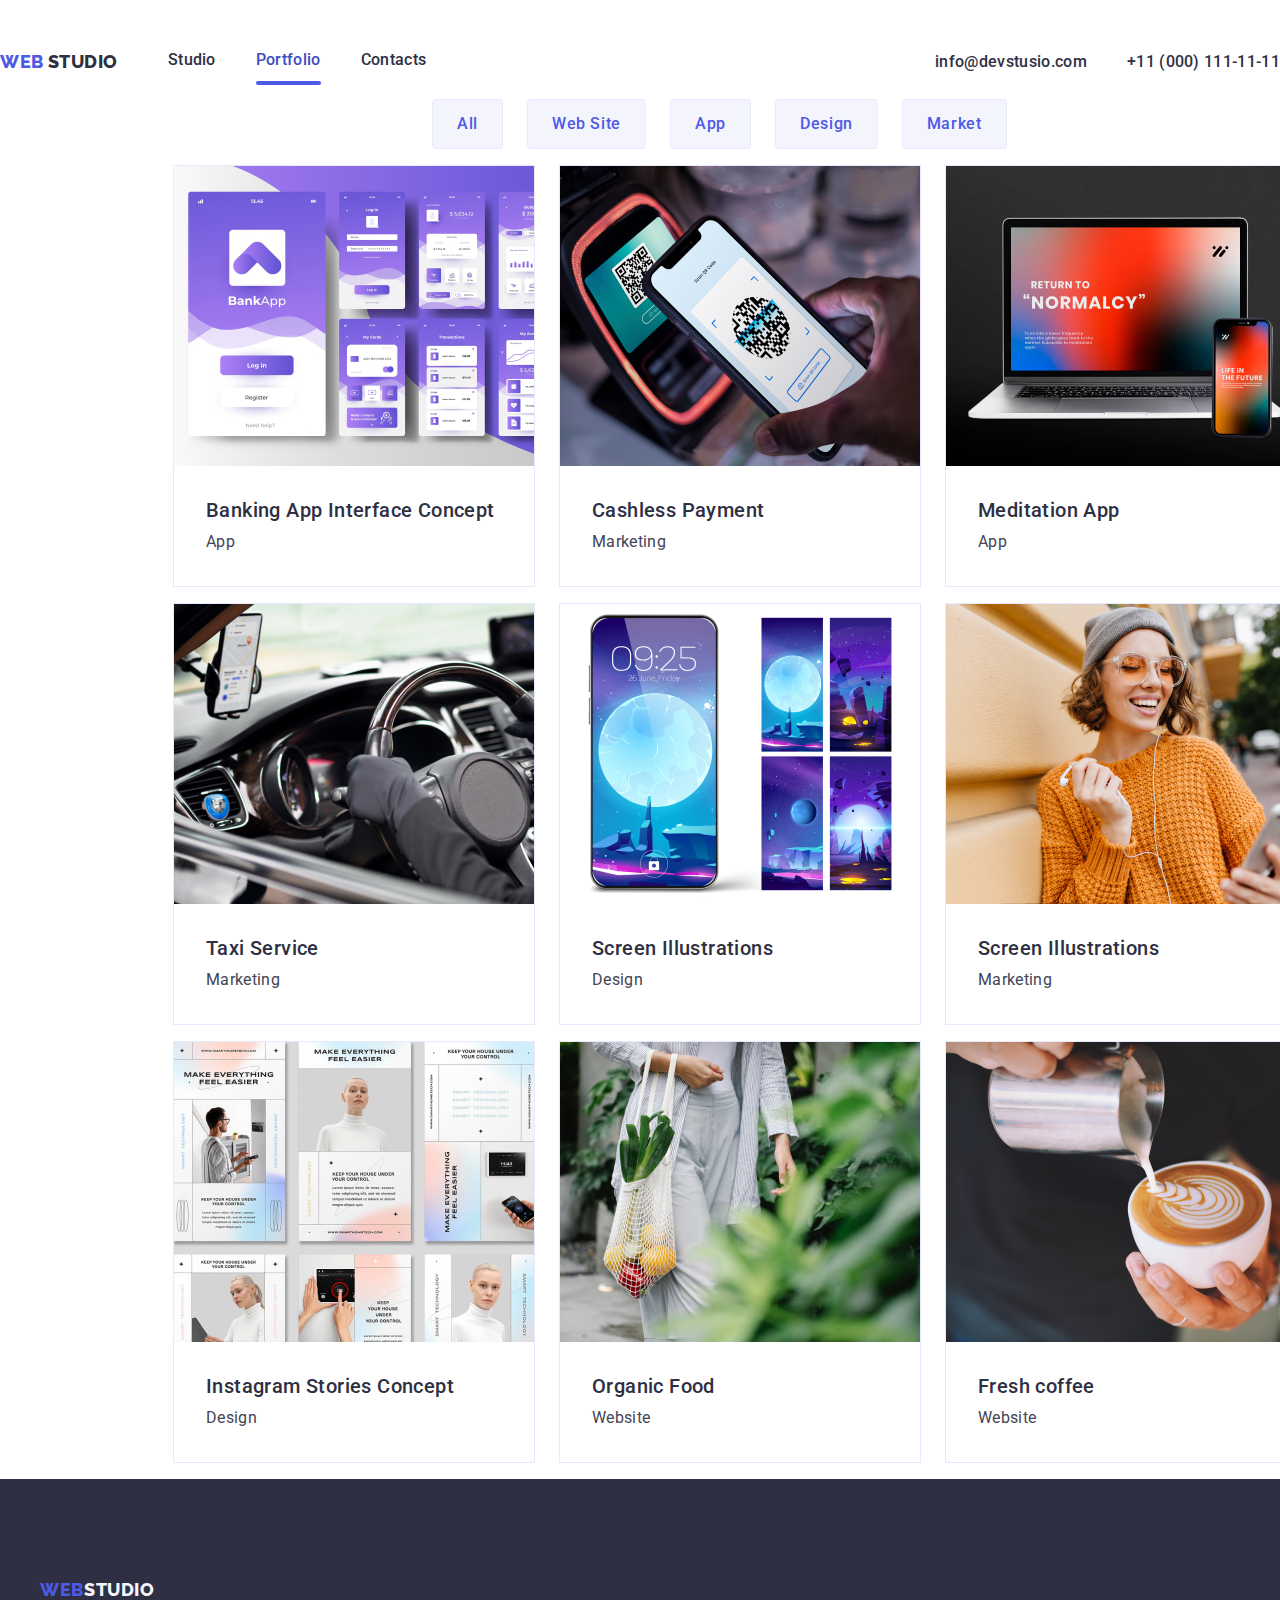
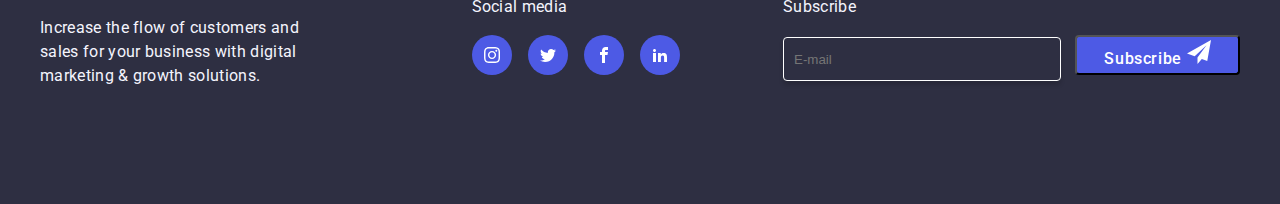
<file: portfolio.html>
<!DOCTYPE html>
<html lang="eng">
    <head>
        <meta charset="UTF-8">
        <meta name="viewport" content="width=device-width, initial-scale=1.0">
        <title>GoIT-HW-07-KPasco</title>
        <link rel="preconnect" href="https://fonts.googleapis.com">
        <link rel="preconnect" href="https://fonts.gstatic.com" crossorigin>
        <link href="https://fonts.googleapis.com/css2?family=Raleway:wght@800&family=Roboto:wght@400;500&display=swap"
            rel="stylesheet">
        <link rel="stylesheet" href="./css/styles.css" />
        <script src="./js/modal.js"></script>
    </head>
    <body>
        <!--HEADER-->
        <header class="page-header">
            <div class="header-logo">
                <a href="#" class="webstudio link">
                    <span class="webstudio-web-header">WEB</span>
                    <span class="webstudio-studio-header">STUDIO</span>
                </a>
                <nav class="header-nav">
                    <ul class="header-list">
                        <li>
                            <a class="link header-link " href="index.html" target="_blank">Studio</a>
                        </li>
                        <li>
                            <a class="link header-link active" href="portfolio.html" target="_blank">Portfolio</a>
                        </li>
                        <li>
                            <a class="link header-link" href="" >Contacts</a>
                        </li>
                    </ul>
                </nav>
            </div>

            <!--CONTACT INFO-->
            <ul class="contact-info">
                <li>
                    <a class="link contact-info-item" href="mailto:info@devstusio.com">info@devstusio.com</a>
                </li>
                <li>
                    <a class="link contact-info-item" href="tel:+11 (000) 111-11-11">+11 (000) 111-11-11</a>
                </li>
            </ul>
        </header>
        <!--END OF HEADER-->

        <!--MAIN SECTION-->
        <main class="main-portfolio">
            <section class="proj">
                <div class="portfolio-buttons">
                    <button class="filter-btn point" type="button">All</button>
                    <button class="filter-btn point" type="button">Web Site</button>
                    <button class="filter-btn point" type="button">App</button>
                    <button class="filter-btn point" type="button">Design</button>
                    <button class="filter-btn point" type="button">Market</button>
                </div>
                
                <div class="portfolio-images">
                    <div class="uno">
                        <ul class="proj-card">
                            <li class="projs">
                                <div class="proj-image">
                                    <img src="./images/portfolio-main-sec1/proj-card-1-optimized.jpg" alt="banking app" width="360" height="300">
                                    <div class="projs-image-overlay">
                                        <p>
                                            14 Stylish and User-Friendly App Design <br />Concepts · Task Manager App · Calorie <br />
                                            Tracker App · Exotic Fruit Ecommerce <br />App ·
                                            Cloud Storage App
                                        </p>
                                    </div>
                                </div>
                                <div class="proj-card-content">
                                    <h3>Banking App Interface Concept</h3>
                                    <p>App</p>
                                </div>
                            </li>
                    
                            <li class="projs">
                                <div class="proj-image">
                                    <img src="./images/portfolio-main-sec1/proj-card-2-optimized.jpg" alt="cashless pay" width="360" height="300">
                                    <div class="projs-image-overlay">
                                        <p>
                                            14 Stylish and User-Friendly App Design <br />Concepts · Task Manager App · Calorie <br />
                                            Tracker App · Exotic Fruit Ecommerce <br />App ·
                                            Cloud Storage App
                                        </p>
                                    </div>
                                </div>
                                <div class="proj-card-content">    
                                    <h3>Cashless Payment</h3>
                                    <p>Marketing</p>
                                </div>
                            </li>

                            <li class="projs">
                                <div class="proj-image">
                                    <img src="./images/portfolio-main-sec1/proj-card-3-optimized.jpg" alt="med app" width="360" height="300">
                                    <div class="projs-image-overlay">
                                        <p>
                                            14 Stylish and User-Friendly App Design <br />Concepts · Task Manager App · Calorie <br />
                                            Tracker App · Exotic Fruit Ecommerce <br />App ·
                                            Cloud Storage App
                                        </p>
                                    </div>
                                </div>
                                <div class="proj-card-content">
                                    <h3>Meditation App</h3>
                                    <p>App</p>
                                </div>
                            </li>
                        </ul>
                    </div>

                    <div class="dos">
                        <ul class="proj-card">
                            <li class="projs">
                                <div class="proj-image">
                                    <img src="./images/portfolio-main-sec2/proj-card-4-optimized.jpg" alt="taxi" width="360" height="300">
                                    <div class="projs-image-overlay">
                                        <p>
                                            14 Stylish and User-Friendly App Design <br />Concepts · Task Manager App · Calorie <br />
                                            Tracker App · Exotic Fruit Ecommerce <br />App ·
                                            Cloud Storage App
                                        </p>
                                    </div>
                                </div>
                                <div class="proj-card-content">
                                    <h3>Taxi Service</h3>
                                    <p>Marketing</p>
                                </div>
                            </li>

                            <li class="projs">
                                <div class="proj-image">
                                    <img src="./images/portfolio-main-sec2/proj-card-5-optimized.jpg" alt="screen" width="360" height="300">
                                        <div class="projs-image-overlay">
                                            <p>
                                                14 Stylish and User-Friendly App Design <br />Concepts · Task Manager App · Calorie <br />
                                                Tracker App · Exotic Fruit Ecommerce <br />App ·
                                                Cloud Storage App
                                            </p>
                                        </div>
                                </div>
                                <div class="proj-card-content">
                                    <h3>Screen Illustrations</h3>
                                    <p>Design</p>
                                </div>
                            </li>
                        
                            <li class="projs">
                                <div class="proj-image">
                                    <img src="./images/portfolio-main-sec2/proj-card-6-optimized.jpg" alt="online" width="360" height="300">
                                    <div class="projs-image-overlay">
                                        <p>
                                            14 Stylish and User-Friendly App Design <br />Concepts · Task Manager App · Calorie <br />
                                            Tracker App · Exotic Fruit Ecommerce <br />App ·
                                            Cloud Storage App
                                        </p>
                                    </div>
                                </div>
                                <div class="proj-card-content">                
                                    <h3>Screen Illustrations</h3>
                                    <p>Marketing</p>
                                </div>
                            </li>
                        </ul>
                    </div>

                    <div class="tres">
                        <ul class="proj-card">
                            <li class="projs">
                                <div class="proj-image">
                                    <img src="./images/portfolio-main-sec3/proj-card-7-optimized.jpg" alt="ig stories" width="360" height="300">
                                    <div class="projs-image-overlay">
                                        <p>
                                            14 Stylish and User-Friendly App Design <br />Concepts · Task Manager App · Calorie <br />
                                            Tracker App · Exotic Fruit Ecommerce <br />App ·
                                            Cloud Storage App
                                        </p>
                                    </div>
                                    </div>
                                    <div class="proj-card-content">
                                        <h3>Instagram Stories Concept</h3>
                                        <p>Design</p>
                                    </div>
                            </li>

                            <li class="projs">
                                <div class="proj-image">
                                    <img src="./images/portfolio-main-sec3/proj-card-8-optimized.jpg" alt="organic food" width="360" height="300">
                                    <div class="projs-image-overlay">
                                        <p>
                                            14 Stylish and User-Friendly App Design <br />Concepts · Task Manager App · Calorie <br />
                                            Tracker App · Exotic Fruit Ecommerce <br />App ·
                                            Cloud Storage App
                                        </p>
                                    </div>
                                </div>
                                <div class="proj-card-content">
                                    <h3>Organic Food</h3>
                                    <p>Website</p>
                                </div> 
                                </li>
                            
                            <li class="projs">
                                <div class="proj-image">
                                    <img src="./images/portfolio-main-sec3/proj-card-9-optimized.jpg" alt="fresh coffee" width="360" height="300">
                                    <div class="projs-image-overlay">
                                        <p>
                                            14 Stylish and User-Friendly App Design <br />Concepts · Task Manager App · Calorie <br />
                                            Tracker App · Exotic Fruit Ecommerce <br />App ·
                                            Cloud Storage App
                                        </p>
                                    </div>
                                </div>
                                <div class="proj-card-content">
                                    <h3>Fresh coffee</h3>
                                    <p>Website</p>
                                </div>
                            </li>              
                        </ul>
                    </div>
                </div>
            </section>
        </main>

        <footer class="footer-bg">
            <div class="container">
                <div class="footer-inner">
                    <div class="footer-text">
                        <div class="footer-logo">
                            <a href="#" class="webstudio link">
                                <span class="webstudio-web">WEB</span>
                                <span class="webstudio-studio-footer">STUDIO</span>
                            </a>
                        </div>
                        <p>Increase the flow of customers and <br />sales for your business with digital<br /> marketing &
                            growth
                            solutions.</p>
                    </div>
        
                    <!-- SOCIAL MEDIA -->
                    <div class="footer-social">
                        <p>Social media</p>
                        <div class="footer-social-links">
                            <a class="footer-icons-socials">
                                <svg width="16" height="16">
                                    <use href="./images/icons.svg#instagram-2"></use>
                                </svg>
                            </a>
                            <a class="footer-icons-socials">
                                <svg width="16" height="16">
                                    <use href="./images/icons.svg#twitter"></use>
                                </svg>
                            </a>
                            <a class="footer-icons-socials">
                                <svg width="16" height="16">
                                    <use href="./images/icons.svg#facebook"></use>
                                </svg>
                            </a>
                            <a class="footer-icons-socials">
                                <svg width="16" height="16">
                                    <use href="./images/icons.svg#linkedin2"></use>
                                </svg>
                            </a>
                        </div>
                    </div>
        
                    <!-- SUBSCRIBE -->
                    <div class="footer-subscibe">
                        <p>Subscribe</p>
                        <input type="email" class="email-subscribe" placeholder="E-mail" />
                        <button type="button" class="subscribe-btn">Subscribe
                            <svg class="subscribe-send" height="24px" width="24px">
                                <use href="./images/icons.svg#send"></use>
                            </svg>
                        </button>
                    </div>
                </div>
            </div>
        </footer>

    </body>
</html>
</file>
<file: css/styles.css>
:root {
    --NAVY-BLUE: #2E2F42;
    --CLOUD: #F4F4FD;
    --CORNFLOWER: #E7E9FC;
    --WHITE: #FFFFFF;
    --SLATE: #434455;
    --OCEAN: #404BBF;
    --IRIS: #4D5AE5;
}

body {
    font-family: "Roboto", sans-serif;
    /* max-width: 1440px; */
    background-color: #fff;
    margin: 0;
}

a {
    text-decoration: none;
}

.container {
    padding-left: 15px;
    padding-right: 15px;
    margin-left: auto;
    margin-right: auto;
}
   
/*LOGO-WEB*/
.webstudio {
    margin-right: 50px;
}

.webstudio-web-header {
    color: var(--IRIS);
    font-family: Raleway, san-serif;
    font-size: 18px;
    font-style: normal;
    font-weight: 800;
    line-height: 21px;
    /* 116.667% */
    letter-spacing: 0.54px;
    text-transform: uppercase;
}

/*LOGO-STUDIO*/
.webstudio-studio-header {
    color: var(--NAVY-BLUE);
    font-family: Raleway, sans-serif;
    font-size: 18px;
    font-style: normal;
    font-weight: 800;
    line-height: 21px;
    /* 116.667% */
    letter-spacing: 0.54px;
    text-transform: uppercase;
}

/*HEADER*/
.page-header {
    display: none;
    /* width: 1158px; */
    height: 75px;
    justify-content: space-between;
    align-items: center;
    flex-shrink: 0;
    padding-top: 24px;
    gap: 40px; 
    /* margin-left: 150px; */
}

.header-logo {
    display: flex;
    align-items: center;
    justify-content: space-between;
}

.header-list,
.contact-info {
    display: flex;
    gap: 40px;
    /* display: flex; */
    list-style: none;
    padding-left: 0;
    /* flex-wrap: wrap; */
}

.header-link {
    font-weight: 500;
    line-height: 1.5;
    /* 150% */
    letter-spacing: 0.32px;
    color: var(--NAVY-BLUE);
    list-style: none;
}

.header-link:hover,
.header-link:focus {
    color: var(--OCEAN);
}

.active {
    color: var(--OCEAN);
}

.active::after {
    content: "";
    display: block;
    height: 4px;
    width: 100%;
    border-radius: 2px;
    background-color: var(--IRIS);
    position: relative;
    top: 09px;
}

.contact-info-item {
    font-weight: 500;
    line-height: 1.5;
    /* 150% */
    letter-spacing: 0.32px;
    color: var(--NAVY-BLUE);
    list-style: none;
}

.contact-info-item:hover,
.contact-info-item:focus {
    color: var(--OCEAN);
}

/*END OF HEADER*/

/* MOBILE HEADER */
.mobile-container {
    display: flex;
    align-items: center;
    justify-content: space-between;
    padding-top: 30px;
    padding-bottom: 20px;
}

.mobile-menu-container {
    margin: 15px;
}

.js-close-menu {
    width: 30px;
    height: 30px;
    border-radius: 100%;
    border: 1px solid rgba(0, 0, 0, 0.1);
    background-color: white;
    color: var(--OCEAN);
    margin-left: auto;
    display: block;
    display: flex;
    align-items: center;
    justify-content: center;
    cursor: pointer;
    transition: fill 250ms cubic-bezier(0.4, 0, 0.2, 1), border 250ms cubic-bezier(0.4, 0, 0.2, 1);
    
}

/* #mobile-links li {
    Studio color: var(--OCEAN, #404BBF);
} */

.mobile-links li {
    list-style: none;
    color: var(--OCEAN, #404BBF);
    /* Header 2 */
    font-family: Roboto;
    font-size: 36px;
    font-style: normal;
    font-weight: 700;
    line-height: 40px;
    /* 111.111% */
    letter-spacing: 0.72px;
    text-transform: capitalize;
    margin: 40px;
}

.mobile-contacts-item {
    color: var(--IRIS, #4D5AE5);
    /* Header 2 */
    font-family: Roboto;
    font-size: 36px;
    font-style: normal;
    font-weight: 700;
    line-height: 40px;
    /* 111.111% */
    letter-spacing: 0.72px;
    text-transform: capitalize;
}



/*MAIN-PAGE*/

/*DARK-BG SECTION*/

.main {
    width: 1158px;
    height: 550px;
    display: flex;
    align-items: center;
    justify-content: center;
}

.dark-bg {
    background: linear-gradient(rgba(46, 47, 66, 0.7), rgba(46, 47, 66, 0.7)), url("../images/people-office-1-optmzd.jpg");
    /* background-image: url("../images/people-office-1-optmzd.jpg"); */
    background-size: cover;
    background-repeat: no-repeat;
    /*background-color: var(--NAVY-BLUE);*/
    padding-top: 188px;
    padding-bottom: 188px;
    text-align: center;
}

.main-top-text {
    color: var(--WHITE, #fff);
    font-family: Roboto;
    font-size: 56px;
    font-style: normal;
    font-weight: 700;
    line-height: 60px;
    /* 107.143% */
    letter-spacing: 1.12px;
}

.order-service-btn {
    font-family: Roboto;
    font-size: 16px;
    font-style: normal;
    font-weight: 500;
    color: var(--WHITE);
    line-height: 24px;
    /* 150% */
    letter-spacing: 0.64px;

    background-color: var(--IRIS);
    border: none;
    border-radius: 4px;
    color: var(--WHITE);
    padding: 16px 32px;
    box-shadow: 0px 4px 4px 0px rgba(0, 0, 0, 0.15);
    align-items: center;
    display: inline-flex;
    padding: 16px 32px;
    align-items: flex-start;
    gap: 10px;
}

.order-service-btn:hover {
    background-color: var(--CLOUD);
    border: none;
    border-radius: 4px;
    color: var(--WHITE);
    padding: 16px 32px;
    color: var(--OCEAN);
}

/*END OF DARK-BG SECTION*/

/*MAIN FEATURE*/

.section {
    padding-top: 120px;
    padding-bottom: 120px;
}

.service {
    /* width: 1440px; */
    list-style: none;
    display: flex;
    justify-content: center;
    gap: 30px;
    text-align: left;
    padding-top: 50px;
    padding-bottom: 100px;
    flex-wrap: wrap;
    padding-left: 0;
}

.service-desc {
    color: var(--SLATE);
    line-height: 1.5;
    /* 150% */
    letter-spacing: 0.32px;
    /* text-align: left; */

    display: flex;
    width: 264px;
    flex-direction: column;
    align-items: flex-start;
    gap: 8px;
}

.main-feature ul li {
    display: flex;
    width: 264px;
    flex-direction: column;
    align-items: flex-start;
    gap: 8px;
}

.service-icon {
    background: var(--CLOUD);
    display: flex;
    justify-content: center;
    padding-top: 24px;
    width: 264px;
    height: 112px;

    border-radius: 4px;
    background: var(--CLOUD, #F4F4FD);
}

/* MODAL */
.modal {
    width: 408px;
    height: 584px;
    background-color: white;
    border-radius: 4px;
    padding: 24px;
    position: absolute;
}

.modal-close-btn {
    width: 30px;
    height: 30px;
    border-radius: 100%;
    border: 1px solid rgba(0, 0, 0, 0.1);
    background-color: white;
    color: var(--OCEAN);
    margin-left: auto;
    display: block;
    display: flex;
    align-items: center;
    justify-content: center;
    cursor: pointer;
    transition: fill 250ms cubic-bezier(0.4, 0, 0.2, 1), border 250ms cubic-bezier(0.4, 0, 0.2, 1);
}

.modal-close-btn:hover {
    fill: currentColor;
    border: 1px solid currentColor;
}

.is-hidden {
    pointer-events: none;
    opacity: 0;
}

.backdrop {
    width: 100%;
    height: 100%;
    background-color: rgba(0, 0, 0, 0.4);
    position: absolute;
    
    /* margin-top: 10px; */
    top: 0;
    display: flex;
    justify-content: center;
    align-items: center;
    transition: opacity 250ms cubic-bezier(0.4, 0, 0.2, 1);
}
/* END OF MODAL */


/* SERVICE FORM */
.modal-message {
    width: 360px;
    color: var(--NAVY-BLUE, #2E2F42);
    text-align: center;
    /* Body Medium */
    font-family: Roboto;
    font-size: 16px;
    font-style: normal;
    font-weight: 500;
    line-height: 24px;
    /* 150% */
    letter-spacing: 0.32px;
}

.service-form-label {
    display: flex;
    flex-direction: column;
    position: relative;
    margin-bottom: 10px;
}

.input-label {
    text-align: left;
    margin-bottom: 5px;

    color: var(--LIGHT-SLATE, #8E8F99);
    /* Small Text */
    font-family: Roboto;
    font-size: 12px;
    font-style: normal;
    font-weight: 400;
    line-height: 14px;
    /* 116.667% */
    letter-spacing: 0.48px;
}
.service-form-icon {
    position: absolute;
    top: 50%;
    left: 10px;
    fill: var(--NAVY-BLUE);
    transition: fill 250ms cubic-bezier(0.4, 0, 0.2, 1);
}

.service-form-input {
    width: 360px;
    height: 40px;
    padding: 8px 30px;
    border-radius: 4px;
    border: 1px solid var(--NAVY-BLUE, rgba(46, 47, 66, 0.4));
    transition: 250ms;
    transition-property: color, border, background-color;
    transition-timing-function: cubic-bezier(0.4, 0, 0.2, 1);
}

.service-form-input:focus + .service-form-icon,
.service-form-input:hover + .service-form-icon {
    fill: var(--IRIS);
}

.service-form-input:hover {
    border: 1px solid var(--IRIS);
}

.service-form-textarea {
    border: 1px solid var(--NAVY-BLUE);
    border-radius: 4px;
    transition: 250ms;
    padding: 8px 16px;
    transition-property: color, border-color, background-color;
    transition-timing-function: cubic-bezier(0.4, 0, 0.2, 1);
}

.service-form-textarea: focus,
.service-form-textarea: hover {
    border: 1px solid var(--IRIS);
}

.service-form-terms {
    width: 16px;
    height: 16px;
    margin-bottom: 24px;
}

.form-send {
    display: inline-block;
    text-align: center;
    align-items: center;
    width: 105px;
    /* height: 24px; */
    padding: 16px 32px;
    align-items: flex-start;
    gap: 10px;
    color: var(--WHITE, #FFF);
    border-radius: 4px;
    background: var(--IRIS, #4D5AE5);
    box-shadow: 0px 4px 4px 0px rgba(0, 0, 0, 0.15);
}



/* END OF SERVICE FORM */
/*END OF MAIN FEATURE*/


/*MAIN-SERVICE*/
.main-service {
    /* width: 1440px; */
    display: none;
    background: #FFF;
}

.main-service img {
    width: 100%;
}

.section-title {
    color: var(--NAVY-BLUE);
    text-align: center;
    font-size: 36px;
    font-weight: 700;
    line-height: 2.5;
    /* 111.111% */
    letter-spacing: 0.72px;
}

.service li {
    display: inline-flex;
    padding-bottom: 0px;
    flex-direction: column;
    justify-content: center;
    align-items: center;
    gap: 8px;
}

/*END OF MAIN-SERVICE*/


/*MAIN-TEAM*/
.main-team {
    /* width: 1440px;
    height: 780px; */
    flex-shrink: 0;
    background: var(--CLOUD);
    margin-bottom: 0;
    padding-top: 100px;
}

.main-team .service li {
    border-radius: 0px 0px 4px 4px;
    background: var(--WHITE, #FFF);
    box-shadow: 0px 2px 1px 0px rgba(46, 47, 66, 0.08), 0px 1px 1px 0px rgba(46, 47, 66, 0.16), 0px 1px 6px 0px rgba(46, 47, 66, 0.08);

    display: inline-flex;
    /* padding-bottom: 0px; */
    flex-direction: column;
    justify-content: center;
    align-items: center;
    gap: 32px;

    /* width: 264px;
    height: 428px; */
    /* padding-top: 20px; */
    padding-bottom: 50px;

}

div .card-content {
    display: flex;
    width: 232px;
    height: 104px;
    flex-direction: column;
    justify-content: center;
    align-items: center;

}

.card-content h3 {
    text-align: center;
    color: var(--NAVY-BLUE);
    text-align: center;
    /* Header 3 */
    font-family: Roboto;
    font-size: 20px;
    font-style: normal;
    font-weight: 500;
    line-height: 24px;
    /* 120% */
    letter-spacing: 0.4px;
}

.card-content p {
    color: var(--SLATE);
    text-align: center;
    /* Body */
    font-family: Roboto;
    font-size: 16px;
    font-style: normal;
    font-weight: 400;
    line-height: 24px;
    /* 150% */
    letter-spacing: 0.32px;
}

.team-img {
    width: 100%;
}

.team-icons {
    display: flex;
    justify-content: center;
    align-items: center;
    gap: 24px;

}

.team-icons-socials {
    background-color: var(--IRIS);
    padding: 10px;
    border-radius: 50%;
    display: flex;
    align-items: center;
    justify-content: center;
}

.team-icons-socials svg {
    fill: var(--WHITE);
}

/*END OF MAIN-TEAM*/

/*CUSTOMER*/

.customer-container {
    align-items: center;
    text-align: center;
}

/* .customer-container {
    margin-left: 0;
} */

.customer-icons {
    display: flex;
    justify-content: center;
    align-items: center;
    list-style: none;
    gap: 24px;
    flex-wrap: wrap;
    margin-left: 0;
}

.customer-icon {
    width: 168px;
    height: 88px;
    border: 1px solid #8E8F99;

    display: flex;
    justify-content: center;
    align-items: center;
    list-style: none;
    /*padding: 16px 32px;*/

    flex-basis: calc(100% / 2 - 30px);
}

.customer-icon svg {
    fill: #8E8F99;
}

.customer-icon:hover svg {
    fill: var(--OCEAN);
}

/*END OF CUSTOMER*/


/*END OF MAIN-PAGE*/

/*FOOTER*/
.footer-bg {
    /* width: 1440px; */
    /* height: 312px; */
    flex-shrink: 0;
    background: var(--NAVY-BLUE);
    padding-top: 100px;
    padding-bottom: 100px;
    /* padding-left: 156px; */
}


.footer-inner {
    display: flex;
    justify-content: space-between;
    flex-wrap: wrap;
    row-gap: 72px;

}

.footer-logo a {
    text-decoration: none;
    display: inline-flex;
}

.footer-logo {
    display: flex;
}
 

.footer-icons-socials {
    width: 40px;
    height: 40px;
    /* padding: 10px; */
    border-radius: 50%;
    background-color: var(--IRIS);
    display: flex;
    justify-content: center;
    align-items: center;
    fill: #FFF;
}



.footer-social-links {
    display: flex;
    gap: 16px;

}

footer {
    display: flex;
}

.footer-text {
    margin-right: 120px;
}

.webstudio-web {
    display: flex;
    width: 44px;
    height: 21px;
    flex-direction: column;
    justify-content: center;

    color: var(--IRIS);
    font-family: Raleway;
    font-size: 18px;
    font-style: normal;
    font-weight: 800;
    line-height: 21px;
    /* 116.667% */
    letter-spacing: 0.54px;
    text-transform: uppercase;
}

.webstudio-studio-footer {
    display: flex;
    width: 71px;
    height: 21px;
    flex-direction: column;
    justify-content: center;

    color: var(--CLOUD);
    font-family: Raleway;
    font-size: 18px;
    font-style: normal;
    font-weight: 800;
    line-height: 21px;
    /* 116.667% */
    letter-spacing: 0.54px;
    text-transform: uppercase;
}

.footer-bg p {
    width: 264px;
    color: var(--CLOUD, #F4F4FD);
    /* Body */
    font-family: Roboto;
    font-size: 16px;
    font-style: normal;
    font-weight: 400;
    line-height: 24px;
    /* 150% */
    letter-spacing: 0.32px;
}

.subscribe-btn {
    width: 165px;
    height: 40px;
    border-radius: 4px;
    background: var(--IRIS, #4D5AE5);
    
    color: var(--WHITE, #FFF);
    text-align: center;
   
    /* Button Text */
    font-family: Roboto;
    font-size: 16px;
    font-style: normal;
    font-weight: 500;
    line-height: 24px;
    /* 150% */
    letter-spacing: 0.64px;

    /* padding: 8px 20px; */
    justify-content: center;
    align-items: center;
    /* gap: 16px; */
}

.subscribe-send {
    fill: var(--WHITE);
}


.email-subscribe {
    width: 264px;
    height: 40px;
    border-radius: 4px;
    border: 1px solid var(--WHITE, #FFF);
    box-shadow: 0px 4px 4px 0px rgba(0, 0, 0, 0.15);
    background-color: var(--NAVY-BLUE);
    padding-left: 10px;
    color: #FFF;
    margin-right: 10px;
}

/*END OF FOOTER*/

/*PORTFOLIO*/

.main-portfolio {
    width: 1440px;
}

.portfolio-buttons {
    display: flex;
    align-items: center;
    text-align: center;
    gap: 24px;
    margin-left: 30%    
}

.portfolio-buttons .point:hover,
.portfolio-buttons .point:focus {
    display: flex;
    padding: 12px 24px;
    align-items: flex-start;

    border-radius: 4px;
    background: var(--OCEAN, #404BBF);
    box-shadow: 0px 2px 2px 0px rgba(0, 0, 0, 0.12), 0px 2px 1px 0px rgba(0, 0, 0, 0.08), 0px 3px 1px 0px rgba(0, 0, 0, 0.1);

    color: var(--WHITE, #FFF);
    text-align: center;
    /* Button Text */
    font-family: Roboto;
    font-size: 16px;
    font-style: normal;
    font-weight: 500;
    line-height: 24px;
    /* 150% */
    letter-spacing: 0.64px;
}

.filter-btn {
    display: flex;
    padding: 12px 24px;
    justify-content: center;
    align-items: center;

    border-radius: 4px;
    border: 1px solid var(--CORNFLOWER, #E7E9FC);
    background: var(--CLOUD, #F4F4FD);

    color: var(--IRIS, #4D5AE5);
    text-align: center;
    /* Button Text */
    font-family: Roboto;
    font-size: 16px;
    font-style: normal;
    font-weight: 500;
    line-height: 24px;    /* 150% */
    letter-spacing: 0.64px;
}

.proj-card {
    justify-content: center;
    align-items: center;
    display: flex;
    gap: 24px;
    list-style: none;
}

.projs {
    border: 1px solid var(--CORNFLOWER, #E7E9FC);
    background: var(--WHITE, #FFF);
}

.projs:hover {
    box-shadow: 0px 2px 1px 0px rgba(46, 47, 66, 0.08), 0px 1px 1px 0px rgba(46, 47, 66, 0.16), 0px 1px 6px 0px rgba(46, 47, 66, 0.08);
}

.proj-card-content {
    display: flex;
    padding: 0px 16px;
    flex-direction: column;
    justify-content: center;
    align-items: flex-start;
    gap: 8px;
    align-self: stretch;
}


.proj-card-content h3 {
    color: var(--NAVY-BLUE, #2E2F42);
    /* Header 3 */
    font-family: Roboto;
    font-size: 20px;
    font-style: normal;
    font-weight: 500;
    line-height: 24px;
    /* 120% */
    letter-spacing: 0.4px;
    margin: 32px 16px 0px 16px;
   
}

.proj-card-content p {
    color: var(--SLATE, #434455);
    /* Body */
    font-family: Roboto;
    font-size: 16px;
    font-style: normal;
    font-weight: 400;
    line-height: 24px;
    /* 150% */
    letter-spacing: 0.32px;
    margin: 0px 16px 32px 16px;
}

.proj-image {
    position: relative;
    overflow: hidden;
}

.proj-image img {
    width: 100%;
    display: block;
}

.projs-image-overlay p {
    padding: 40px 32px;
}

.projs-image-overlay {
    position: absolute;
    background-color: rgba(77, 90, 229, 0.8);
    color: var(--WHITE);
    width: 100%;
    height: 100%;
    top: 0;
    left: 0;
    opacity: 0;
    transition: 0.5s ease;
    transform: translateY(100%);
    transition: transform 0.25s cubic-bezier(0.4, 0, 0.2, 1);

}

.projs:hover .projs-image-overlay {
    opacity: 1;
    transform: translateY(0);
}

/* CSS MEDIA QUERY */

@media (min-width: 428px) {
    .container {
        width: 428px;
    }

}

@media (min-width: 768px) {
    .container {
            width: 768px;
        }

    .mobile-menu {
        display: none;
    }

    .page-header {
        display: flex;
    }

    .mobile-nav {
        display: none;
    }

    .about-item,
    .team-item {
        flex-basis: calc(100% / 2 - 30px);
    }

    .customer-icon {
        flex-basis: calc(100% / 3 - 30px);
    }

}

@media (min-width: 1200px) {
    .container {
            width: 1200px;
        }

    .main-service {
        display: block;
    }

    .main-service li {
        flex-basis: calc(100% / 3 - 30px);
    }

    .about-item,
    team-item  {
        flex-basis: calc(100% / 4 - 30px);
    }

    .customer-icon {
        flex-basis: calc(100% / 6 - 30px);
    }

    /* .service-item > service-icon > h3 {
        text-align: center;
    } */
}

@media (max-width: 1199px) {
    .contact-info {
        display: block;
    }
}

@media (max-width: 767px) {
    .subscribe-btn {
        margin-top: 25px;
    }

    .page-header {
        display: none;
    }

    .mobile-menu.is-open {
        transform: translateX(0);
    }

    .mobile-menu {
        height: 100vh;
        width: 100%;
        position: fixed;
        top: 0;
        background-color: white;
        transform: translateX(100%);
        transition: transform 250ms ease-in-out;
        transition-timing-function: cubic-bezier(0.4, 0, 0.2, 1);
    }


    .mobile-link,
    .mobile-contacts {
        padding-left: 0;
        margin: 0;
    }

    .service-icon {
        display: none;
    }

    .service-title {
        color: var(--NAVY-BLUE, #2E2F42);
        text-align: center;
        /* Header 2 */
        font-family: Roboto;
        font-size: 36px;
        font-style: normal;
        font-weight: 700;
        line-height: 40px;
        /* 111.111% */
        letter-spacing: 0.72px;
        text-transform: capitalize;
        align-self: stretch;
        margin: 0;
    }

    .service-desc {
        align-self: stretch;
        color: var(--SLATE, #434455);
        /* Body Medium */
        font-family: Roboto;
        font-size: 16px;
        font-style: normal;
        font-weight: 500;
        line-height: 24px;
        /* 150% */
        letter-spacing: 0.32px;
    }

    .service {
        /* display: inline-flex; */
        flex-direction: column;
        align-items: center;
        gap: 72px;
    }

    .main-team > .container {
        display: flex;
        width: 264px;
        padding-bottom: 0px;
        flex-direction: column;
        justify-content: center;
        align-items: center;
        gap: 32px;
    }

    .clients {
        /* width: 396px; */
        height: 520px;
        flex-shrink: 0;
        align-self: center;
    }

    .customer-icon {
        border-radius: 4px;
        width: 190px;
        height: 88px;
        flex-shrink: 0;
    }

}

@media (max-width: 428px) {
    .container {
        width: 428px;
    }

    .footer-text p {
        text-align: center;
        margin-right: 0;
    }
}
</file>
